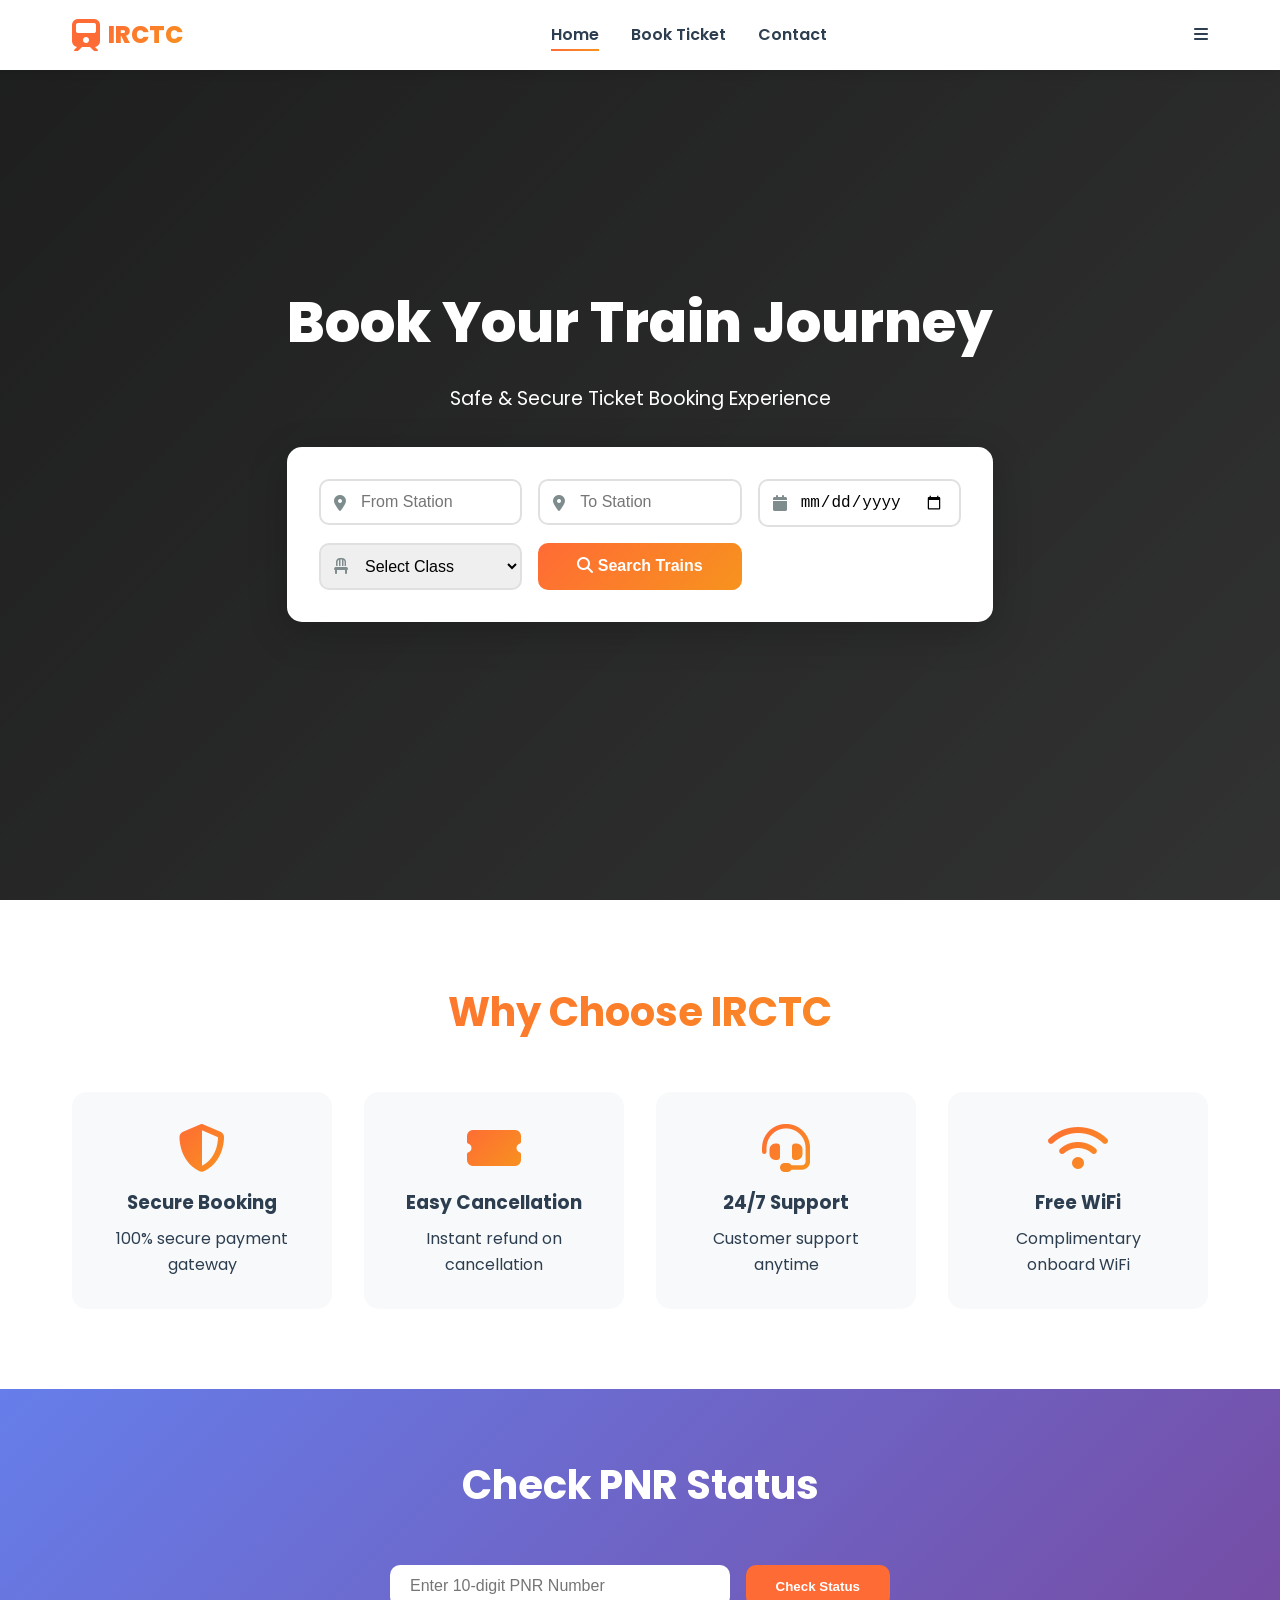
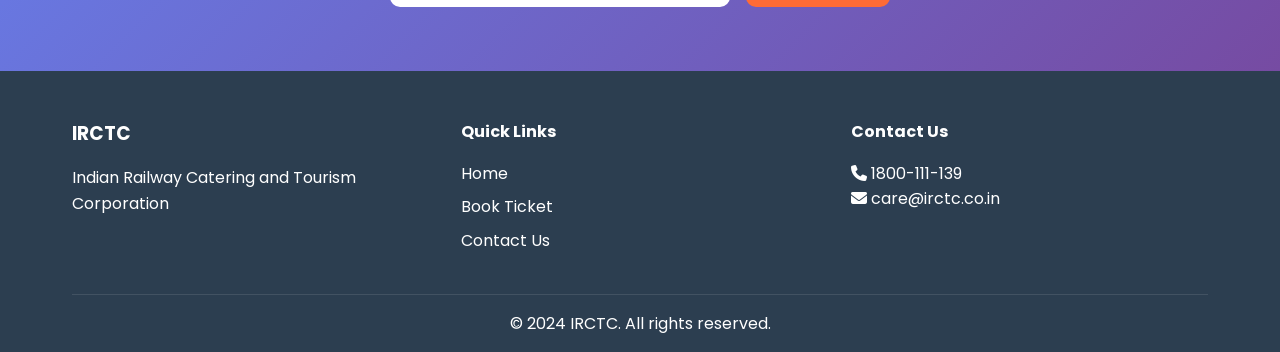
<file: templates/index.html>
<!DOCTYPE html>
<html lang="en">
<head>
    <meta charset="UTF-8">
    <meta name="viewport" content="width=device-width, initial-scale=1.0">
    <title>IRCTC - Indian Railway Catering and Tourism Corporation</title>
    <link rel="stylesheet" href="/static/css/style.css">
    <link href="https://fonts.googleapis.com/css2?family=Poppins:wght@300;400;500;600;700;800&display=swap" rel="stylesheet">
    <link rel="stylesheet" href="https://cdnjs.cloudflare.com/ajax/libs/font-awesome/6.4.0/css/all.min.css">
</head>
<body>
    <nav class="navbar">
        <div class="nav-container">
            <div class="logo">
                <i class="fas fa-train"></i>
                <span class="logo-text">IRCTC</span>
            </div>
            <ul class="nav-menu">
                <li><a href="/" class="nav-link active">Home</a></li>
                <li><a href="#search" class="nav-link">Book Ticket</a></li>
                <li><a href="#contact" class="nav-link">Contact</a></li>
            </ul>
            <div class="nav-toggle">
                <i class="fas fa-bars"></i>
            </div>
        </div>
    </nav>

    <div class="hero-section">
        <div class="hero-overlay"></div>
        <div class="hero-content">
            <h1 class="hero-title">Book Your Train Journey</h1>
            <p class="hero-subtitle">Safe & Secure Ticket Booking Experience</p>
            <div class="search-container" id="search">
                <form action="/search" method="POST" class="search-form">
                    <div class="input-group">
                        <i class="fas fa-map-marker-alt"></i>
                        <input type="text" name="from" placeholder="From Station" required>
                    </div>
                    <div class="input-group">
                        <i class="fas fa-location-dot"></i>
                        <input type="text" name="to" placeholder="To Station" required>
                    </div>
                    <div class="input-group">
                        <i class="fas fa-calendar"></i>
                        <input type="date" name="date" required>
                    </div>
                    <div class="input-group">
                        <i class="fas fa-chair"></i>
                        <select name="class" required>
                            <option value="">Select Class</option>
                            <option value="1A">First Class AC (1A)</option>
                            <option value="2A">2 Tier AC (2A)</option>
                            <option value="3A">3 Tier AC (3A)</option>
                            <option value="SL">Sleeper (SL)</option>
                        </select>
                    </div>
                    <button type="submit" class="search-btn">
                        <i class="fas fa-search"></i> Search Trains
                    </button>
                </form>
            </div>
        </div>
    </div>

    <div class="features-section">
        <div class="container">
            <h2 class="section-title">Why Choose IRCTC</h2>
            <div class="features-grid">
                <div class="feature-card">
                    <i class="fas fa-shield-alt"></i>
                    <h3>Secure Booking</h3>
                    <p>100% secure payment gateway</p>
                </div>
                <div class="feature-card">
                    <i class="fas fa-ticket-alt"></i>
                    <h3>Easy Cancellation</h3>
                    <p>Instant refund on cancellation</p>
                </div>
                <div class="feature-card">
                    <i class="fas fa-headset"></i>
                    <h3>24/7 Support</h3>
                    <p>Customer support anytime</p>
                </div>
                <div class="feature-card">
                    <i class="fas fa-wifi"></i>
                    <h3>Free WiFi</h3>
                    <p>Complimentary onboard WiFi</p>
                </div>
            </div>
        </div>
    </div>

    <div class="pnr-section">
        <div class="container">
            <h2 class="section-title">Check PNR Status</h2>
            <form action="/check_pnr" method="POST" class="pnr-form">
                <input type="text" name="pnr" placeholder="Enter 10-digit PNR Number" pattern="[A-Z0-9]{10}" required>
                <button type="submit">Check Status</button>
            </form>
        </div>
    </div>

    <footer class="footer" id="contact">
        <div class="container">
            <div class="footer-content">
                <div class="footer-section">
                    <h3>IRCTC</h3>
                    <p>Indian Railway Catering and Tourism Corporation</p>
                </div>
                <div class="footer-section">
                    <h4>Quick Links</h4>
                    <ul>
                        <li><a href="/">Home</a></li>
                        <li><a href="#search">Book Ticket</a></li>
                        <li><a href="/contact">Contact Us</a></li>
                    </ul>
                </div>
                <div class="footer-section">
                    <h4>Contact Us</h4>
                    <p><i class="fas fa-phone"></i> 1800-111-139</p>
                    <p><i class="fas fa-envelope"></i> care@irctc.co.in</p>
                </div>
            </div>
            <div class="footer-bottom">
                <p>&copy; 2024 IRCTC. All rights reserved.</p>
            </div>
        </div>
    </footer>

    <script src="/static/js/script.js"></script>
</body>
</html>
</file>
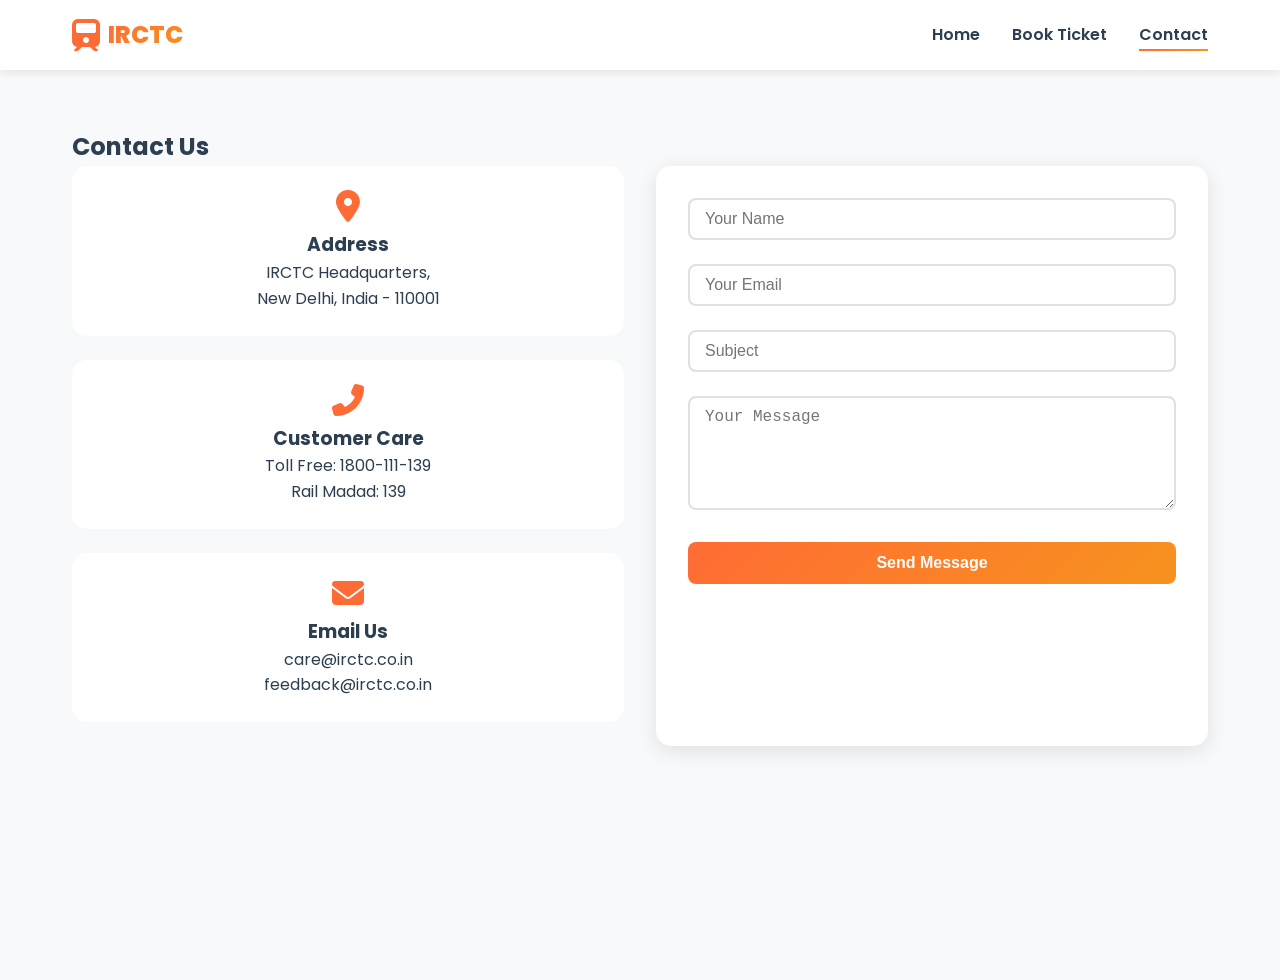
<file: templates/contact.html>
<!DOCTYPE html>
<html lang="en">
<head>
    <meta charset="UTF-8">
    <meta name="viewport" content="width=device-width, initial-scale=1.0">
    <title>Contact Us - IRCTC</title>
    <link rel="stylesheet" href="/static/css/style.css">
    <link href="https://fonts.googleapis.com/css2?family=Poppins:wght@300;400;500;600;700&display=swap" rel="stylesheet">
    <link rel="stylesheet" href="https://cdnjs.cloudflare.com/ajax/libs/font-awesome/6.4.0/css/all.min.css">
</head>
<body>
    <nav class="navbar">
        <div class="nav-container">
            <div class="logo">
                <i class="fas fa-train"></i>
                <span class="logo-text">IRCTC</span>
            </div>
            <ul class="nav-menu">
                <li><a href="/" class="nav-link">Home</a></li>
                <li><a href="/#search" class="nav-link">Book Ticket</a></li>
                <li><a href="/contact" class="nav-link active">Contact</a></li>
            </ul>
        </div>
    </nav>

    <div class="contact-container">
        <div class="container">
            <h2>Contact Us</h2>
            <div class="contact-grid">
                <div class="contact-info">
                    <div class="info-card">
                        <i class="fas fa-map-marker-alt"></i>
                        <h3>Address</h3>
                        <p>IRCTC Headquarters,</p>
                        <p>New Delhi, India - 110001</p>
                    </div>
                    <div class="info-card">
                        <i class="fas fa-phone-alt"></i>
                        <h3>Customer Care</h3>
                        <p>Toll Free: 1800-111-139</p>
                        <p>Rail Madad: 139</p>
                    </div>
                    <div class="info-card">
                        <i class="fas fa-envelope"></i>
                        <h3>Email Us</h3>
                        <p>care@irctc.co.in</p>
                        <p>feedback@irctc.co.in</p>
                    </div>
                </div>
                <div class="contact-form">
                    <form action="#" method="POST">
                        <div class="form-group">
                            <input type="text" placeholder="Your Name" required>
                        </div>
                        <div class="form-group">
                            <input type="email" placeholder="Your Email" required>
                        </div>
                        <div class="form-group">
                            <input type="text" placeholder="Subject" required>
                        </div>
                        <div class="form-group">
                            <textarea rows="5" placeholder="Your Message" required></textarea>
                        </div>
                        <button type="submit" class="submit-btn">Send Message</button>
                    </form>
                </div>
            </div>
        </div>
    </div>
</body>
</html>
</file>
<file: static/css/style.css>
:root {
    --primary: #ff6b35;
    --primary-dark: #e55a2b;
    --secondary: #2c3e50;
    --success: #27ae60;
    --danger: #e74c3c;
    --dark: #2c3e50;
    --light: #f8f9fa;
    --gray: #7f8c8d;
    --gradient: linear-gradient(135deg, #ff6b35 0%, #f7931e 100%);
}

* {
    margin: 0;
    padding: 0;
    box-sizing: border-box;
}

body {
    font-family: 'Poppins', sans-serif;
    background: var(--light);
    color: var(--dark);
    line-height: 1.6;
}

/* Navbar */
.navbar {
    background: white;
    box-shadow: 0 2px 10px rgba(0,0,0,0.1);
    position: fixed;
    width: 100%;
    top: 0;
    z-index: 1000;
    animation: slideDown 0.5s ease;
}

@keyframes slideDown {
    from {
        transform: translateY(-100%);
    }
    to {
        transform: translateY(0);
    }
}

.nav-container {
    max-width: 1200px;
    margin: 0 auto;
    padding: 1rem 2rem;
    display: flex;
    justify-content: space-between;
    align-items: center;
}

.logo {
    display: flex;
    align-items: center;
    gap: 0.5rem;
    font-size: 1.5rem;
    font-weight: 800;
}

.logo i {
    color: var(--primary);
    font-size: 2rem;
    animation: bounce 2s ease-in-out infinite;
}

@keyframes bounce {
    0%, 100% { transform: translateX(0); }
    50% { transform: translateX(5px); }
}

.logo-text {
    background: var(--gradient);
    -webkit-background-clip: text;
    background-clip: text;
    color: transparent;
}

.nav-menu {
    display: flex;
    gap: 2rem;
    list-style: none;
}

.nav-link {
    text-decoration: none;
    color: var(--dark);
    font-weight: 600;
    transition: all 0.3s ease;
    position: relative;
}

.nav-link::after {
    content: '';
    position: absolute;
    bottom: -5px;
    left: 0;
    width: 0;
    height: 2px;
    background: var(--gradient);
    transition: width 0.3s ease;
}

.nav-link:hover::after,
.nav-link.active::after {
    width: 100%;
}

.nav-link:hover {
    color: var(--primary);
}

/* Hero Section */
.hero-section {
    height: 100vh;
    background: linear-gradient(rgba(0,0,0,0.6), rgba(0,0,0,0.6)), url('https://images.unsplash.com/photo-1474487548417-781cb71495f3?ixlib=rb-4.0.3');
    background-size: cover;
    background-position: center;
    position: relative;
    display: flex;
    align-items: center;
    justify-content: center;
}

.hero-overlay {
    position: absolute;
    top: 0;
    left: 0;
    right: 0;
    bottom: 0;
    background: linear-gradient(135deg, rgba(0,0,0,0.7), rgba(0,0,0,0.5));
}

.hero-content {
    text-align: center;
    color: white;
    z-index: 2;
    max-width: 800px;
    padding: 0 2rem;
}

.hero-title {
    font-size: 3.5rem;
    font-weight: 800;
    margin-bottom: 1rem;
    animation: fadeInUp 0.8s ease;
}

.hero-subtitle {
    font-size: 1.2rem;
    margin-bottom: 2rem;
    animation: fadeInUp 0.8s ease 0.2s both;
}

@keyframes fadeInUp {
    from {
        opacity: 0;
        transform: translateY(30px);
    }
    to {
        opacity: 1;
        transform: translateY(0);
    }
}

/* Search Form */
.search-container {
    background: white;
    border-radius: 15px;
    padding: 2rem;
    margin-top: 2rem;
    box-shadow: 0 10px 40px rgba(0,0,0,0.2);
    animation: fadeInUp 0.8s ease 0.4s both;
}

.search-form {
    display: grid;
    grid-template-columns: repeat(auto-fit, minmax(200px, 1fr));
    gap: 1rem;
}

.input-group {
    position: relative;
}

.input-group i {
    position: absolute;
    left: 15px;
    top: 50%;
    transform: translateY(-50%);
    color: var(--gray);
}

.input-group input,
.input-group select {
    width: 100%;
    padding: 12px 15px 12px 40px;
    border: 2px solid #e0e0e0;
    border-radius: 10px;
    font-size: 1rem;
    transition: all 0.3s ease;
}

.input-group input:focus,
.input-group select:focus {
    outline: none;
    border-color: var(--primary);
}

.search-btn {
    background: var(--gradient);
    color: white;
    border: none;
    padding: 12px 24px;
    border-radius: 10px;
    font-size: 1rem;
    font-weight: 600;
    cursor: pointer;
    transition: all 0.3s ease;
}

.search-btn:hover {
    transform: translateY(-2px);
    box-shadow: 0 5px 15px rgba(255,107,53,0.3);
}

/* Features Section */
.features-section {
    padding: 5rem 0;
    background: white;
}

.container {
    max-width: 1200px;
    margin: 0 auto;
    padding: 0 2rem;
}

.section-title {
    text-align: center;
    font-size: 2.5rem;
    margin-bottom: 3rem;
    background: var(--gradient);
    -webkit-background-clip: text;
    background-clip: text;
    color: transparent;
}

.features-grid {
    display: grid;
    grid-template-columns: repeat(auto-fit, minmax(250px, 1fr));
    gap: 2rem;
}

.feature-card {
    text-align: center;
    padding: 2rem;
    border-radius: 15px;
    transition: all 0.3s ease;
    background: var(--light);
}

.feature-card:hover {
    transform: translateY(-10px);
    box-shadow: 0 10px 30px rgba(0,0,0,0.1);
}

.feature-card i {
    font-size: 3rem;
    background: var(--gradient);
    -webkit-background-clip: text;
    background-clip: text;
    color: transparent;
    margin-bottom: 1rem;
}

.feature-card h3 {
    margin-bottom: 0.5rem;
    color: var(--dark);
}

/* PNR Section */
.pnr-section {
    background: linear-gradient(135deg, #667eea 0%, #764ba2 100%);
    padding: 4rem 0;
    text-align: center;
}

.pnr-section .section-title {
    color: white;
    background: none;
    -webkit-background-clip: unset;
    background-clip: unset;
}

.pnr-form {
    max-width: 500px;
    margin: 0 auto;
    display: flex;
    gap: 1rem;
}

.pnr-form input {
    flex: 1;
    padding: 12px 20px;
    border: none;
    border-radius: 10px;
    font-size: 1rem;
}

.pnr-form button {
    background: var(--primary);
    color: white;
    border: none;
    padding: 12px 30px;
    border-radius: 10px;
    font-weight: 600;
    cursor: pointer;
    transition: all 0.3s ease;
}

.pnr-form button:hover {
    background: var(--primary-dark);
    transform: translateY(-2px);
}

/* Results Page */
.results-container {
    margin-top: 80px;
    padding: 3rem 0;
    min-height: 100vh;
}

.search-summary {
    text-align: center;
    margin-bottom: 3rem;
}

.search-summary h2 {
    margin-bottom: 0.5rem;
}

.search-summary span {
    color: var(--primary);
}

.trains-list {
    display: flex;
    flex-direction: column;
    gap: 1.5rem;
}

.train-card {
    background: white;
    border-radius: 15px;
    padding: 1.5rem;
    box-shadow: 0 2px 10px rgba(0,0,0,0.1);
    transition: all 0.3s ease;
}

.train-card:hover {
    transform: translateY(-5px);
    box-shadow: 0 10px 30px rgba(0,0,0,0.15);
}

.train-header {
    display: flex;
    justify-content: space-between;
    align-items: center;
    margin-bottom: 1rem;
    padding-bottom: 1rem;
    border-bottom: 2px solid #f0f0f0;
}

.train-info h3 {
    color: var(--primary);
    margin-bottom: 0.25rem;
}

.train-number {
    color: var(--gray);
    font-size: 0.9rem;
}

.book-btn {
    background: var(--gradient);
    color: white;
    padding: 8px 20px;
    border-radius: 8px;
    text-decoration: none;
    font-weight: 600;
    transition: all 0.3s ease;
    display: inline-block;
}

.book-btn:hover {
    transform: scale(1.05);
}

.train-details {
    display: flex;
    justify-content: space-between;
    align-items: center;
    flex-wrap: wrap;
    gap: 1rem;
}

.station {
    text-align: center;
}

.time {
    font-size: 1.2rem;
    font-weight: 700;
    color: var(--dark);
}

.station-name {
    font-size: 0.9rem;
    color: var(--gray);
}

.journey-line {
    text-align: center;
    flex: 1;
}

.duration {
    font-size: 0.85rem;
    color: var(--gray);
    margin-bottom: 0.25rem;
}

.line {
    height: 2px;
    background: linear-gradient(90deg, var(--primary), var(--gray));
    width: 100%;
}

.price-info {
    text-align: center;
}

.price {
    font-size: 1.3rem;
    font-weight: 700;
    color: var(--primary);
}

.availability {
    font-size: 0.8rem;
    color: var(--success);
}

/* Booking Page */
.booking-container,
.confirmation-container,
.pnr-status-container,
.contact-container {
    margin-top: 80px;
    padding: 3rem 0;
    min-height: 100vh;
}

.booking-header {
    text-align: center;
    margin-bottom: 2rem;
}

.train-summary {
    background: var(--light);
    padding: 1rem;
    border-radius: 10px;
    margin-top: 1rem;
}

.booking-form {
    background: white;
    padding: 2rem;
    border-radius: 15px;
    box-shadow: 0 5px 20px rgba(0,0,0,0.1);
}

.form-group {
    margin-bottom: 1.5rem;
}

.form-group label {
    display: block;
    margin-bottom: 0.5rem;
    font-weight: 500;
}

.form-group input,
.form-group select,
.form-group textarea {
    width: 100%;
    padding: 10px 15px;
    border: 2px solid #e0e0e0;
    border-radius: 8px;
    font-size: 1rem;
    transition: all 0.3s ease;
}

.form-group input:focus,
.form-group select:focus,
.form-group textarea:focus {
    outline: none;
    border-color: var(--primary);
}

.passenger-card {
    background: var(--light);
    padding: 1.5rem;
    border-radius: 10px;
    margin-bottom: 1.5rem;
}

.passenger-card h4 {
    margin-bottom: 1rem;
    color: var(--primary);
}

.form-row {
    display: grid;
    grid-template-columns: repeat(auto-fit, minmax(200px, 1fr));
    gap: 1rem;
}

.total-amount {
    text-align: right;
    margin-top: 2rem;
    padding-top: 1rem;
    border-top: 2px solid #e0e0e0;
}

.confirm-btn {
    background: var(--success);
    color: white;
    width: 100%;
    padding: 15px;
    border: none;
    border-radius: 10px;
    font-size: 1.1rem;
    font-weight: 600;
    cursor: pointer;
    transition: all 0.3s ease;
    margin-top: 1rem;
}

.confirm-btn:hover {
    background: #219a52;
    transform: translateY(-2px);
}

/* Confirmation Page */
.success-icon {
    text-align: center;
    font-size: 5rem;
    color: var(--success);
    margin-bottom: 1rem;
    animation: scaleIn 0.5s ease;
}

@keyframes scaleIn {
    from {
        transform: scale(0);
    }
    to {
        transform: scale(1);
    }
}

.confirmation-container h2 {
    text-align: center;
    color: var(--success);
}

.confirmation-container p {
    text-align: center;
    margin-bottom: 2rem;
}

.ticket-card {
    background: white;
    border-radius: 15px;
    overflow: hidden;
    box-shadow: 0 10px 30px rgba(0,0,0,0.1);
    margin-bottom: 2rem;
}

.ticket-header {
    background: var(--gradient);
    color: white;
    padding: 1rem 1.5rem;
    display: flex;
    justify-content: space-between;
    align-items: center;
}

.ticket-logo {
    display: flex;
    align-items: center;
    gap: 0.5rem;
}

.pnr {
    font-weight: 700;
    font-size: 1.1rem;
}

.ticket-body {
    padding: 1.5rem;
}

.train-info-ticket {
    margin-bottom: 1.5rem;
    padding-bottom: 1rem;
    border-bottom: 1px solid #e0e0e0;
}

.passenger-item {
    background: var(--light);
    padding: 0.5rem;
    margin-bottom: 0.5rem;
    border-radius: 5px;
    display: flex;
    gap: 1rem;
}

.booking-summary {
    margin-top: 1.5rem;
    padding-top: 1rem;
    border-top: 1px solid #e0e0e0;
}

.action-buttons {
    display: flex;
    gap: 1rem;
    justify-content: center;
}

.print-btn,
.home-btn,
.back-btn,
.cancel-btn {
    padding: 12px 24px;
    border-radius: 8px;
    text-decoration: none;
    font-weight: 600;
    transition: all 0.3s ease;
    display: inline-block;
    border: none;
    cursor: pointer;
}

.print-btn {
    background: var(--secondary);
    color: white;
}

.home-btn {
    background: var(--primary);
    color: white;
}

.cancel-btn {
    background: var(--danger);
    color: white;
}

/* PNR Status */
.status-card {
    background: white;
    border-radius: 15px;
    padding: 2rem;
    text-align: center;
    box-shadow: 0 5px 20px rgba(0,0,0,0.1);
}

.status-header {
    margin-bottom: 1.5rem;
}

.status-header i {
    font-size: 3rem;
    margin-bottom: 1rem;
}

.status-card.confirmed .status-header i {
    color: var(--success);
}

.status-card.not-found .status-header i {
    color: var(--danger);
}

.status-details {
    text-align: left;
    margin: 1.5rem 0;
}

.detail-row {
    display: flex;
    justify-content: space-between;
    padding: 0.5rem 0;
    border-bottom: 1px solid #e0e0e0;
}

.label {
    font-weight: 600;
}

.confirmed-text {
    color: var(--success);
    font-weight: 600;
}

.status-actions {
    display: flex;
    gap: 1rem;
    justify-content: center;
    margin-top: 1.5rem;
}

/* Contact Page */
.contact-grid {
    display: grid;
    grid-template-columns: 1fr 1fr;
    gap: 2rem;
}

.info-card {
    text-align: center;
    padding: 1.5rem;
    background: white;
    border-radius: 15px;
    margin-bottom: 1.5rem;
}

.info-card i {
    font-size: 2rem;
    color: var(--primary);
    margin-bottom: 0.5rem;
}

.contact-form {
    background: white;
    padding: 2rem;
    border-radius: 15px;
    box-shadow: 0 5px 20px rgba(0,0,0,0.1);
}

.submit-btn {
    background: var(--gradient);
    color: white;
    width: 100%;
    padding: 12px;
    border: none;
    border-radius: 8px;
    font-size: 1rem;
    font-weight: 600;
    cursor: pointer;
}

/* No Results */
.no-results {
    text-align: center;
    padding: 4rem;
    background: white;
    border-radius: 15px;
}

.no-results i {
    font-size: 4rem;
    color: var(--gray);
    margin-bottom: 1rem;
}

/* Footer */
.footer {
    background: var(--secondary);
    color: white;
    padding: 3rem 0 1rem;
}

.footer-content {
    display: grid;
    grid-template-columns: repeat(auto-fit, minmax(250px, 1fr));
    gap: 2rem;
    margin-bottom: 2rem;
}

.footer-section h3,
.footer-section h4 {
    margin-bottom: 1rem;
}

.footer-section ul {
    list-style: none;
}

.footer-section ul li {
    margin-bottom: 0.5rem;
}

.footer-section a {
    color: white;
    text-decoration: none;
    transition: color 0.3s ease;
}

.footer-section a:hover {
    color: var(--primary);
}

.footer-bottom {
    text-align: center;
    padding-top: 1rem;
    border-top: 1px solid rgba(255,255,255,0.1);
}

/* Responsive */
@media (max-width: 768px) {
    .hero-title {
        font-size: 2rem;
    }
    
    .search-form {
        grid-template-columns: 1fr;
    }
    
    .train-details {
        flex-direction: column;
    }
    
    .journey-line {
        width: 100%;
    }
    
    .contact-grid {
        grid-template-columns: 1fr;
    }
    
    .footer-content {
        grid-template-columns: 1fr;
        text-align: center;
    }
}
</file>
